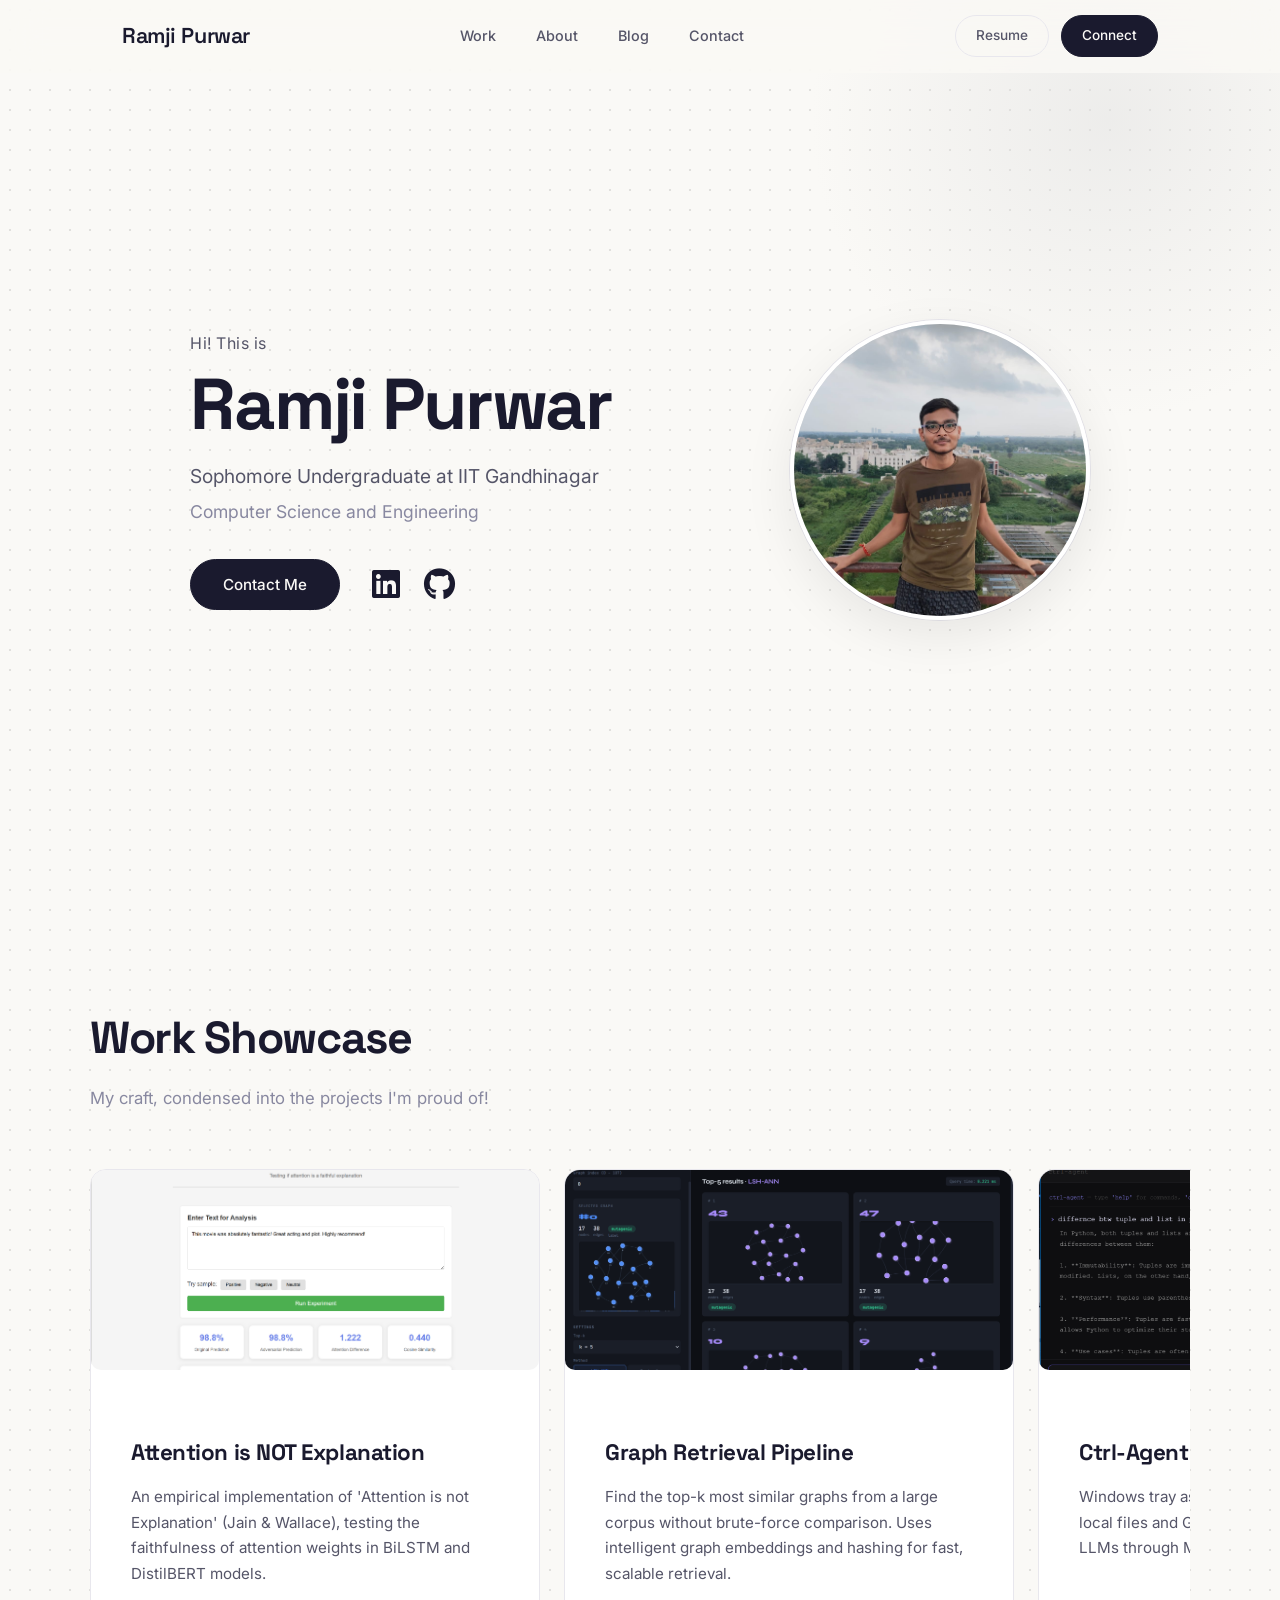
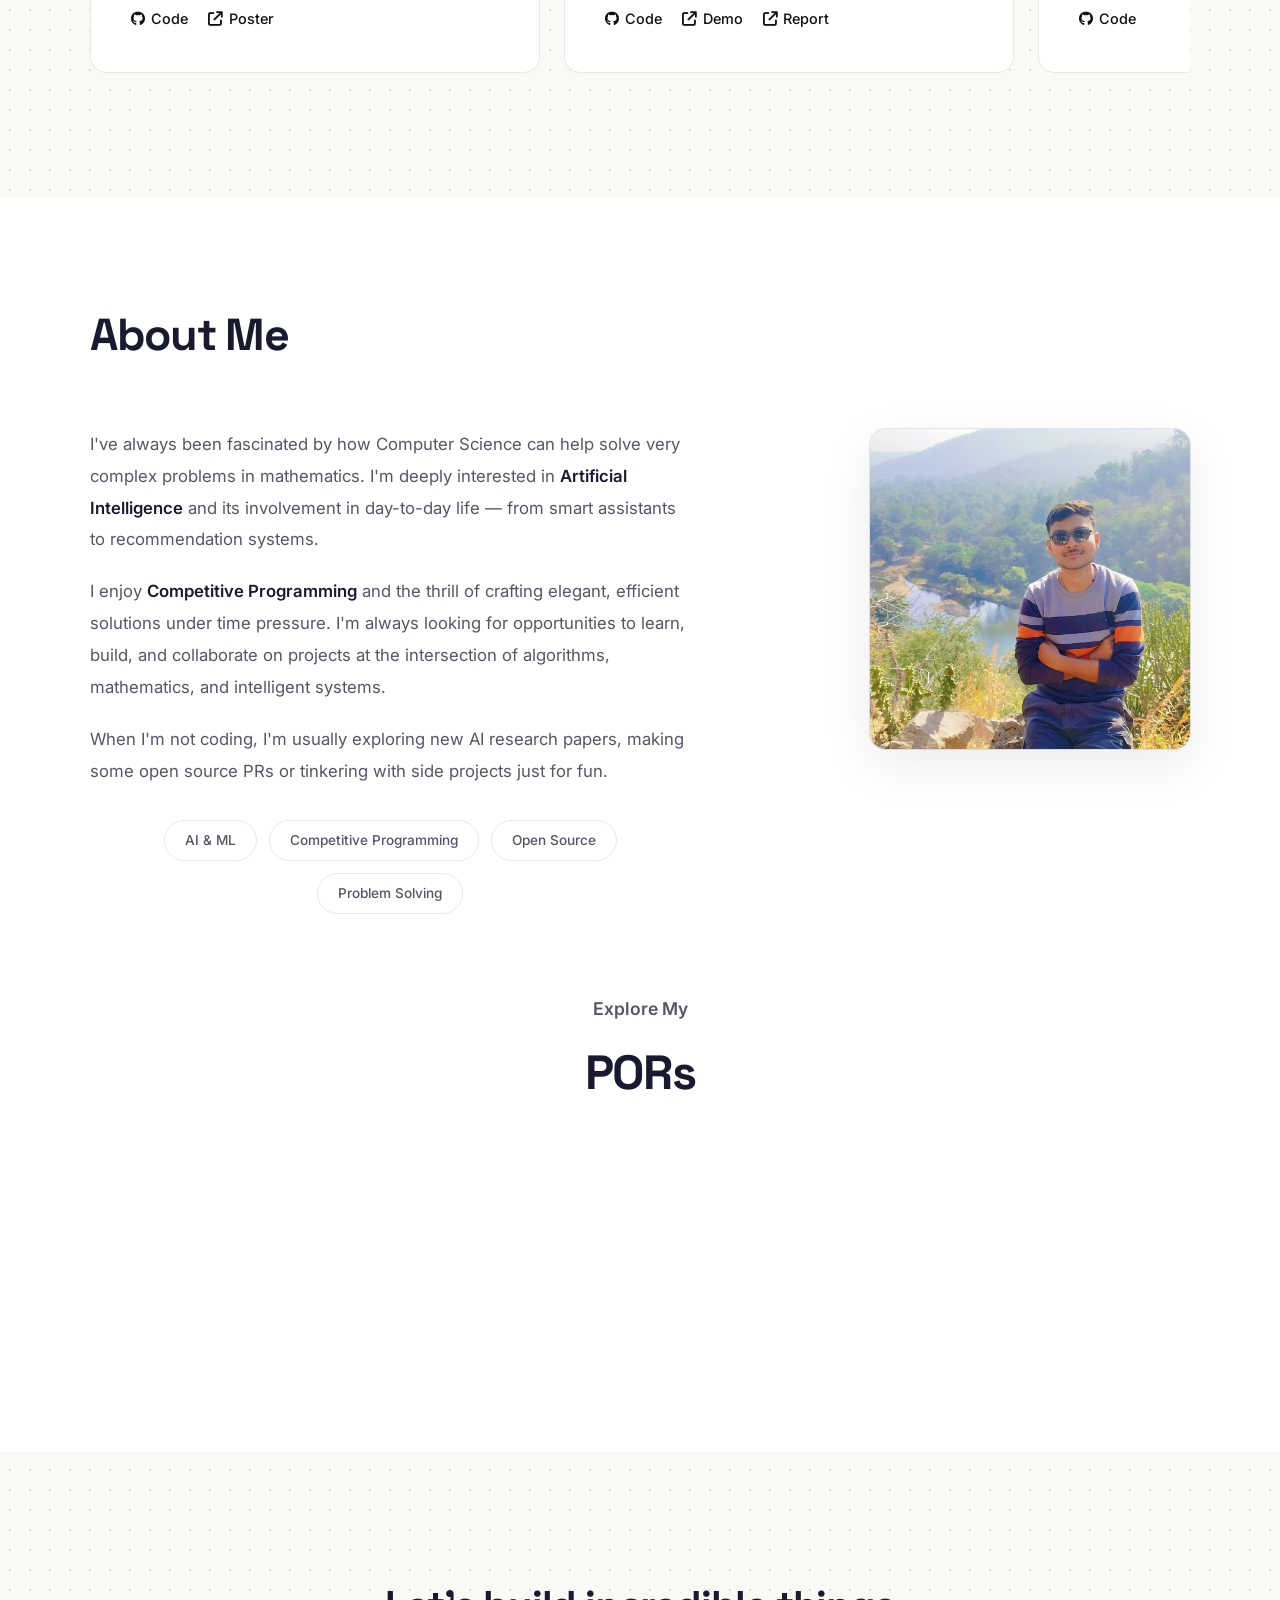
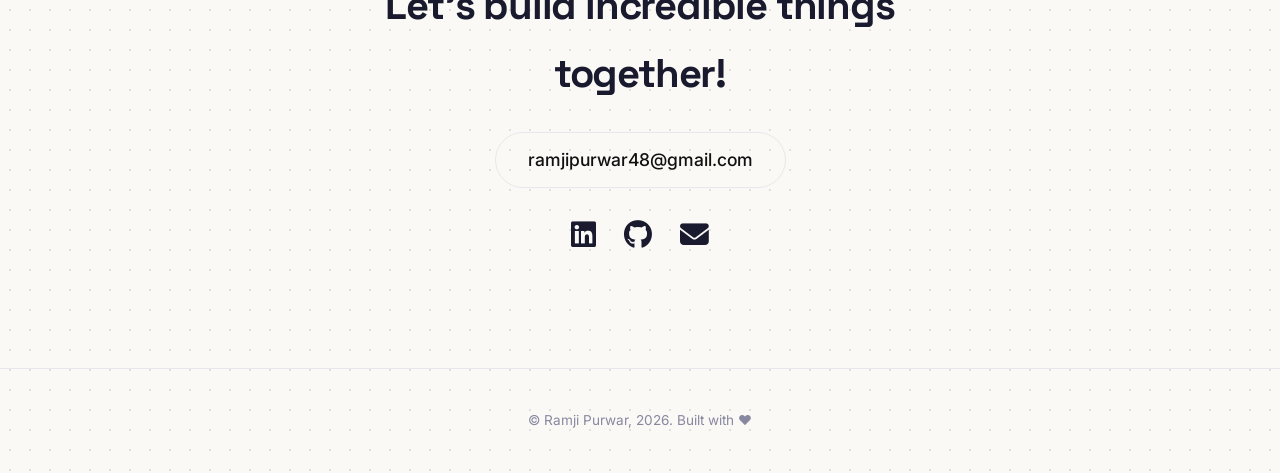
<file: index.html>
<!DOCTYPE html>
<html lang="en">

<head>
  <meta charset="UTF-8" />
  <meta name="viewport" content="width=device-width, initial-scale=1.0" />
  <title>Ramji Purwar</title>
  <link rel="stylesheet" href="style.css" />
  <link rel="preconnect" href="https://fonts.googleapis.com" />
  <link rel="preconnect" href="https://fonts.gstatic.com" crossorigin />
  <link
    href="https://fonts.googleapis.com/css2?family=Inter:wght@300;400;500;600;700;800&family=Space+Grotesk:wght@400;500;600;700&display=swap"
    rel="stylesheet" />
  <link rel="stylesheet" href="https://cdnjs.cloudflare.com/ajax/libs/font-awesome/6.5.1/css/all.min.css" />
</head>

<body>

  <!-- ========== NAVBAR ========== -->
  <nav id="navbar">
    <div class="nav-container">
      <a href="#" class="nav-logo">Ramji Purwar</a>
      <ul class="nav-links" id="navLinks">
        <li><a href="#work">Work</a></li>
        <li><a href="#about">About</a></li>
        <li><a href="blog.html">Blog</a></li>
        <li><a href="#contact">Contact</a></li>
      </ul>
      <div class="nav-right">
        <a href="resume.html" class="btn btn-nav">Resume</a>
        <a href="#contact" class="btn btn-nav btn-filled">Connect</a>
      </div>
      <button class="hamburger" id="hamburger" aria-label="Toggle menu">
        <span></span><span></span><span></span>
      </button>
    </div>
  </nav>

  <!-- ========== HERO ========== -->
  <section id="hero">
    <div class="hero-content">
      <div class="hero-text-section">
        <p class="hero-greeting">Hi! This is</p>
        <h1 class="hero-name">
          <span class="char">R</span><span class="char">a</span><span class="char">m</span><span
            class="char">j</span><span class="char">i</span>
          <span class="char"> </span>
          <span class="char">P</span><span class="char">u</span><span class="char">r</span><span
            class="char">w</span><span class="char">a</span><span class="char">r</span>
        </h1>
        <p class="hero-subtitle">Sophomore Undergraduate at IIT Gandhinagar</p>
        <p class="hero-degree">Computer Science and Engineering</p>

        <div class="hero-actions anim-fade" data-delay="500">
          <a href="#contact" class="btn-hero btn-filled">Contact Me</a>
          <div class="hero-socials-inline">
            <a href="https://www.linkedin.com/in/ramji-purwar-263959318/" target="_blank" aria-label="LinkedIn">
              <i class="fab fa-linkedin"></i>
            </a>
            <a href="https://www.github.com/Ramji-Purwar" target="_blank" aria-label="GitHub">
              <i class="fab fa-github"></i>
            </a>
          </div>
        </div>
      </div>

      <div class="hero-photo-section anim-fade" data-delay="400">
        <div class="hero-photo">
          <img src="assets/myPhoto.jpg" alt="Ramji Purwar">
        </div>
      </div>
    </div>
  </section>

  <!-- ========== WORK SHOWCASE ========== -->
  <section id="work">
    <div class="section-container">
      <div class="section-header anim-fade">
        <h2 class="section-label">Work Showcase</h2>
        <p class="section-desc">My craft, condensed into the projects I'm proud of!</p>
      </div>

      <div class="work-grid">

        <div class="work-card anim-slide-up">
          <div class="work-card-image">
            <img src="assets/CS-299-SS.png" alt="Attention is NOT Explanation">
          </div>
          <div class="work-card-inner">
            <div class="work-card-content">
              <h3>Attention is NOT Explanation</h3>
              <p>An empirical implementation of 'Attention is not Explanation' (Jain &amp; Wallace), testing the
                faithfulness of attention weights in BiLSTM and DistilBERT models.</p>
              <div class="work-card-links">
                <a href="https://github.com/Ramji-Purwar/CS-299" target="_blank"><i class="fab fa-github"></i> Code</a>
                <a href="https://drive.google.com/file/d/1T75W28uoIC7RG02mh0jubDUSbJKw6q6_/view?usp=sharing" target="_blank"><i class="fas fa-arrow-up-right-from-square"></i> Poster</a>
              </div>
            </div>
          </div>
        </div>
        
        <div class="work-card anim-slide-up">
          <div class="work-card-image">
            <img src="assets/graph-reteival-SS.png" alt="Graph Retrieval Pipeline">
          </div>
          <div class="work-card-inner">
            <div class="work-card-content">
              <h3>Graph Retrieval Pipeline</h3>
              <p>Find the top-k most similar graphs from a large corpus without brute-force comparison. Uses intelligent graph embeddings and hashing for fast, scalable retrieval.</p>
              <div class="work-card-links">
                <a href="https://github.com/Ramji-Purwar/scalable-graph-retrieval" target="_blank"><i class="fab fa-github"></i> Code</a>
                <a href="https://huggingface.co/spaces/Ramji-Purwar/graph-retrieval" target="_blank"><i class="fas fa-arrow-up-right-from-square"></i> Demo</a>
                <a href="https://drive.google.com/file/d/1WhuaI-Pd6GZEZwQ-OBiaxhpyCcvG3dNq/view" target="_blank"><i class="fas fa-arrow-up-right-from-square"></i> Report</a>
              </div>
            </div>
          </div>
        </div>

        <div class="work-card anim-slide-up">
          <div class="work-card-image">
            <img src="assets/ctrl-agent-SS.png" alt="Graph Retrieval Pipeline">
          </div>
          <div class="work-card-inner">
            <div class="work-card-content">
              <h3>Ctrl-Agent : AI Desktop Assistant</h3>
              <p>Windows tray assistant that triages Gmail, manages local files and GitHub, and connects to external LLMs through MCP.</p>
              <div class="work-card-links">
                <a href="https://github.com/Ramji-Purwar/ctrl-agent" target="_blank"><i class="fab fa-github"></i> Code</a>
              </div>
            </div>
          </div>
        </div>

        <div class="work-card anim-slide-up">
          <div class="work-card-image"
            style="position: relative; display: flex; align-items: center; justify-content: center; background: #111;">
            <img src="assets/chess-SS.png" alt="" aria-hidden="true"
              style="position: absolute; width: 120%; height: 120%; object-fit: cover; filter: blur(15px) brightness(0.6); z-index: 1;">
            <img src="assets/chess-SS.png" alt="Chess Engine screenshot"
              style="position: relative; z-index: 2; width: auto; height: 85%; border-radius: 6px; box-shadow: 0 8px 24px rgba(0,0,0,0.5); object-fit: contain;">
          </div>
          <div class="work-card-inner">
            <div class="work-card-content">
              <h3>Chess Engine</h3>
              <p>C++17 chess engine with an SFML GUI, benchmarked at around 1700 Elo.</p>
              <div class="work-card-links">
                <a href="https://github.com/Ramji-Purwar/chess" target="_blank"><i class="fab fa-github"></i> Code</a>
              </div>
            </div>
          </div>
        </div>

        <div class="work-card anim-slide-up">
          <div class="work-card-image">
            <img src="assets/Yati-Website-SS.png" alt="YATI-Discipline">
          </div>
          <div class="work-card-inner">
            <div class="work-card-content">
              <h3>YATI-Discipline</h3>
              <p>Developed a full-stack AI-driven educational platform designed to make learning interactive,
                personalized, and community-based.</p>
              <div class="work-card-links">
                <a href="https://github.com/Ramji-Purwar/Yati-Learning-App" target="_blank"><i
                    class="fab fa-github"></i> Code</a>
                <a href="https://yati-discipline.vercel.app/" target="_blank"><i
                    class="fas fa-arrow-up-right-from-square"></i> Live</a>
              </div>
            </div>
          </div>
        </div>

      </div>
    </div>
  </section>

  <!-- ========== ABOUT ========== -->
  <section id="about">
    <div class="section-container">
      <div class="section-header anim-fade">
        <h2 class="section-label">About Me</h2>
      </div>
      <div class="about-wrapper">
        <div class="about-content anim-fade">
          <p>
            I've always been fascinated by how Computer Science can help solve very complex problems
            in mathematics. I'm deeply interested in <strong>Artificial Intelligence</strong> and its
            involvement in day-to-day life — from smart assistants to recommendation systems.
          </p>
          <p>
            I enjoy <strong>Competitive Programming</strong> and the thrill of crafting elegant,
            efficient solutions under time pressure. I'm always looking for opportunities to learn,
            build, and collaborate on projects at the intersection of algorithms, mathematics, and
            intelligent systems.
          </p>
          <p>
            When I'm not coding, I'm usually exploring new AI research papers, making some open source PRs or tinkering
            with side projects just for fun.
          </p>
          <div class="interest-tags">
            <span class="tag">AI &amp; ML</span>
            <span class="tag">Competitive Programming</span>
            <span class="tag">Open Source</span>
            <span class="tag">Problem Solving</span>
          </div>
        </div>

        <div class="about-image anim-fade">
          <img src="assets/myPhoto2.jpg" alt="Ramji Purwar">
        </div>
      </div>

      <div class="por-header anim-fade">
        <span
          style="display:block; font-weight: 600; font-size: 1.1rem; color: var(--text-secondary); text-align: center;">Explore
          My</span>
        <h3 class="section-label" style="font-size: 3rem; text-align: center; margin-top: 0.5rem; margin-bottom: 0;">
          PORs</h3>
      </div>

      <div class="por-grid anim-fade">
        <div class="por-box">
          <div class="por-item">
            <span class="fa-stack por-icon" style="font-size: 0.75rem; margin-top: 0.2rem; flex-shrink: 0;">
              <i class="fa-solid fa-certificate fa-stack-2x" style="color: var(--text);"></i>
              <i class="fa-solid fa-check fa-stack-1x fa-inverse"></i>
            </span>
            <div class="por-content">
              <h4>Core Member</h4>
              <p>GRASP (Competitive Programming Tech Group), IIT Gandhinagar<br><em>Aug 2025 &mdash; Present</em></p>
            </div>
          </div>
        </div>
        <div class="por-box">
          <div class="por-item">
            <span class="fa-stack por-icon" style="font-size: 0.75rem; margin-top: 0.2rem; flex-shrink: 0;">
              <i class="fa-solid fa-certificate fa-stack-2x" style="color: var(--text);"></i>
              <i class="fa-solid fa-check fa-stack-1x fa-inverse"></i>
            </span>
            <div class="por-content">
              <h4>Webmaster</h4>
              <p>Student Academic Council<br><em>Jun 2025 &mdash; Present</em></p>
            </div>
          </div>
        </div>
      </div>
    </div>
  </section>

  <!-- ========== CONTACT / CTA ========== -->
  <section id="contact">
    <div class="section-container">
      <div class="cta-block anim-fade">
        <h2>Let's build incredible things together!</h2>
        <a href="mailto:ramjipurwar48@gmail.com" class="cta-email">ramjipurwar48@gmail.com</a>
        <div class="cta-socials">
          <a href="https://www.linkedin.com/in/ramji-purwar-263959318/" target="_blank" aria-label="LinkedIn"><i
              class="fab fa-linkedin"></i></a>
          <a href="https://www.github.com/Ramji-Purwar" target="_blank" aria-label="GitHub"><i
              class="fab fa-github"></i></a>
          <a href="mailto:ramjipurwar48@gmail.com" aria-label="Email"><i class="fas fa-envelope"></i></a>
        </div>
      </div>
    </div>
  </section>

  <!-- ========== FOOTER ========== -->
  <footer>
    <p>&copy; Ramji Purwar, 2026. Built with ♥</p>
  </footer>

  <script src="script.js"></script>
</body>

</html>
</file>
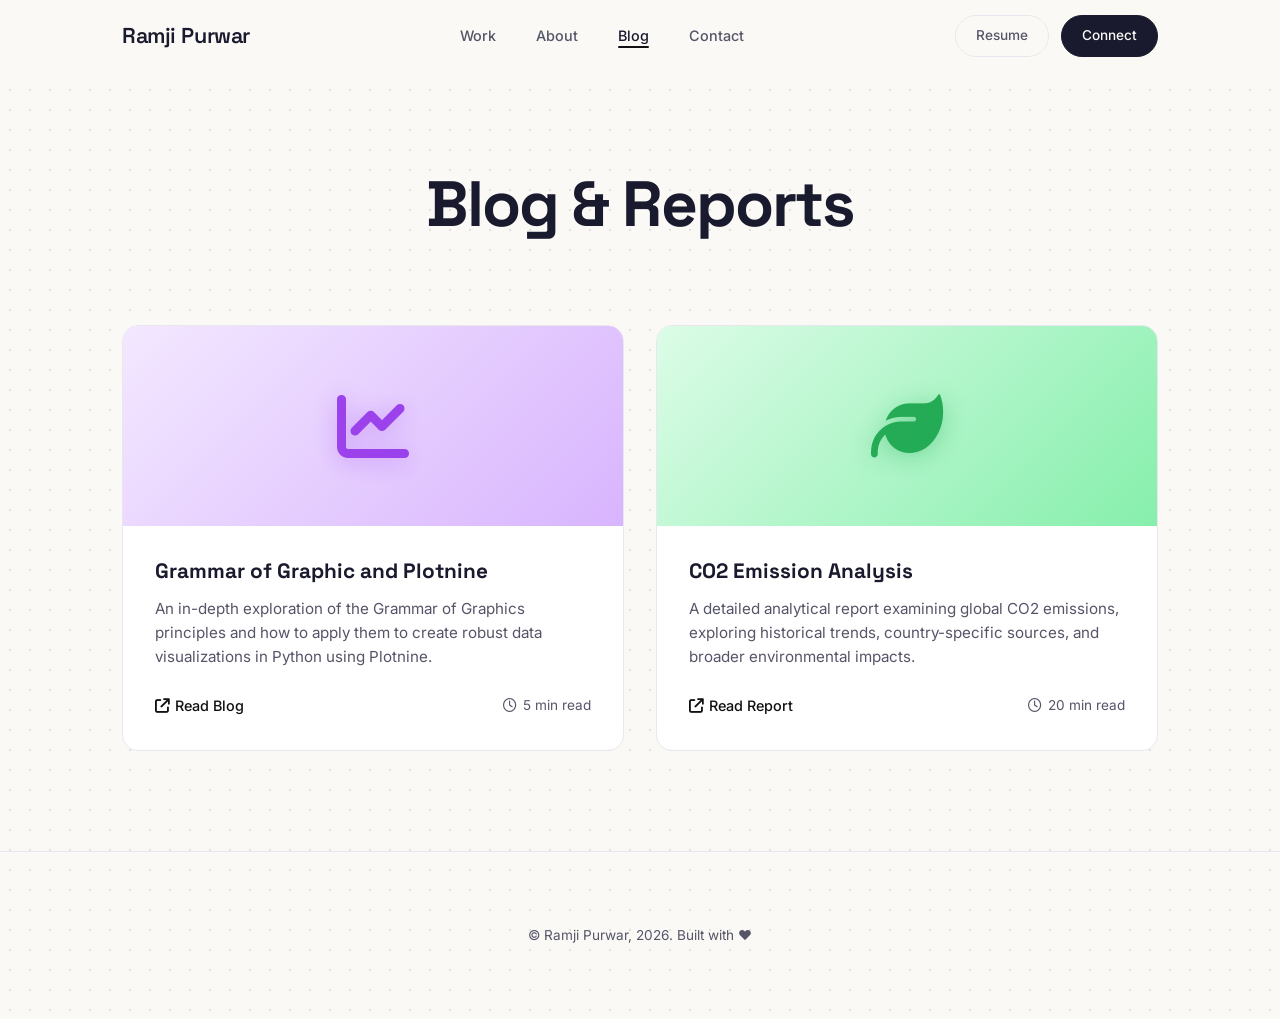
<file: blog.html>
<!DOCTYPE html>
<html lang="en">
<head>
  <meta charset="UTF-8">
  <meta name="viewport" content="width=device-width, initial-scale=1.0">
  <title>Blog — Ramji Purwar</title>
  <link rel="stylesheet" href="style.css">
  <link rel="preconnect" href="https://fonts.googleapis.com">
  <link rel="preconnect" href="https://fonts.gstatic.com" crossorigin>
  <link href="https://fonts.googleapis.com/css2?family=Inter:wght@300;400;500;600;700;800&family=Space+Grotesk:wght@400;500;600;700&display=swap" rel="stylesheet">
  <link rel="stylesheet" href="https://cdnjs.cloudflare.com/ajax/libs/font-awesome/6.5.1/css/all.min.css">
  <style>
    .blog-header {
      padding: 150px 2rem 50px;
      text-align: center;
    }
    .blog-title {
      font-family: var(--font-heading);
      font-size: clamp(2.5rem, 5vw, 4rem);
      font-weight: 800;
      color: var(--text);
      letter-spacing: -0.03em;
      margin-bottom: 1rem;
    }
    .blog-subtitle {
      font-size: 1.1rem;
      color: var(--text-secondary);
      max-width: 600px;
      margin: 0 auto;
    }
    .blog-grid {
      display: grid;
      grid-template-columns: repeat(auto-fill, minmax(350px, 1fr));
      gap: 2rem;
      max-width: var(--max-width);
      margin: 0 auto;
      padding: 0 2rem 100px;
    }
    .blog-card {
      background: var(--bg-card);
      border: 1px solid var(--border);
      border-radius: var(--radius);
      overflow: hidden;
      transition: all 0.4s var(--ease);
      display: flex;
      flex-direction: column;
    }
    .blog-card:hover {
      border-color: var(--border-hover);
      box-shadow: var(--shadow-lg);
      transform: translateY(-4px);
    }
    .blog-card-image {
      width: 100%;
      height: 200px;
      background: linear-gradient(135deg, var(--accent-light), #f5f5f5);
      position: relative;
      display: flex;
      align-items: center;
      justify-content: center;
      overflow: hidden;
    }
    .blog-card-image i {
      font-size: 4.5rem;
      transition: transform 0.4s var(--ease);
    }
    .blog-card-image.purple {
      background: linear-gradient(135deg, #f3e8ff, #d8b4fe);
    }
    .blog-card-image.purple i {
      color: #9333ea;
      opacity: 0.9;
      filter: drop-shadow(0 4px 12px rgba(147, 51, 234, 0.4));
    }
    .blog-card-image.green {
      background: linear-gradient(135deg, #dcfce7, #86efac);
    }
    .blog-card-image.green i {
      color: #16a34a;
      opacity: 0.9;
      filter: drop-shadow(0 4px 12px rgba(22, 163, 74, 0.4));
    }
    .blog-card:hover .blog-card-image i {
      transform: scale(1.1) rotate(5deg);
    }
    .blog-card-content {
      padding: 2rem;
      display: flex;
      flex-direction: column;
      flex: 1;
    }
    .blog-card-title {
      font-family: var(--font-heading);
      font-size: 1.3rem;
      font-weight: 700;
      color: var(--text);
      margin-bottom: 0.75rem;
      line-height: 1.3;
    }
    .blog-card-desc {
      font-size: 0.95rem;
      color: var(--text-secondary);
      line-height: 1.6;
      margin-bottom: 1.5rem;
    }
    .blog-card-links {
      display: flex;
      gap: 1.25rem;
      margin-top: auto;
    }
    .blog-card-links a {
      font-size: 0.9rem;
      font-weight: 500;
      color: var(--accent);
      display: inline-flex;
      align-items: center;
      gap: 0.4rem;
      transition: all 0.3s var(--ease);
    }
    .blog-card-links a:hover {
      color: var(--accent-hover);
      transform: translateX(2px);
    }
    .read-time {
      font-size: 0.85rem;
      color: var(--text-secondary);
      display: inline-flex;
      align-items: center;
      gap: 0.4rem;
      margin-left: auto;
    }
  </style>
</head>
<body>

  <!-- ========== NAVBAR ========== -->
  <nav id="navbar">
    <div class="nav-container">
      <a href="index.html" class="nav-logo">Ramji Purwar</a>
      <ul class="nav-links" id="navLinks">
        <li><a href="index.html#work">Work</a></li>
        <li><a href="index.html#about">About</a></li>
        <li><a href="blog.html" class="active">Blog</a></li>
        <li><a href="index.html#contact">Contact</a></li>
      </ul>
      <div class="nav-right">
        <a href="resume.html" class="btn btn-nav">Resume</a>
        <a href="index.html#contact" class="btn btn-nav btn-filled">Connect</a>
      </div>
      <button class="hamburger" id="hamburger" aria-label="Toggle menu">
        <span></span><span></span><span></span>
      </button>
    </div>
  </nav>

  <!-- ========== BLOG HEADER ========== -->
  <header class="blog-header anim-fade">
    <h1 class="blog-title">Blog & Reports</h1>
  </header>

  <!-- ========== BLOG GRID ========== -->
  <main class="blog-grid anim-slide-up">
    
    <article class="blog-card">
      <div class="blog-card-image purple">
        <i class="fa-solid fa-chart-line"></i>
      </div>
      <div class="blog-card-content">
        <h2 class="blog-card-title">Grammar of Graphic and Plotnine</h2>
        <p class="blog-card-desc">An in-depth exploration of the Grammar of Graphics principles and how to apply them to create robust data visualizations in Python using Plotnine.</p>
        <div class="blog-card-links">
          <a href="https://ramji-purwar.github.io/Grammer-of-Graphic-and-Plotnine/" target="_blank"><i class="fas fa-arrow-up-right-from-square"></i> Read Blog</a>
          <span class="read-time"><i class="fa-regular fa-clock"></i> 5 min read</span>
        </div>
      </div>
    </article>

    <article class="blog-card">
      <div class="blog-card-image green">
        <i class="fa-solid fa-leaf"></i>
      </div>
      <div class="blog-card-content">
        <h2 class="blog-card-title">CO2 Emission Analysis</h2>
        <p class="blog-card-desc">A detailed analytical report examining global CO2 emissions, exploring historical trends, country-specific sources, and broader environmental impacts.</p>
        <div class="blog-card-links">
          <a href="https://ramji-purwar.github.io/CO2-emission-analysis/" target="_blank"><i class="fas fa-arrow-up-right-from-square"></i> Read Report</a>
          <span class="read-time"><i class="fa-regular fa-clock"></i> 20 min read</span>
        </div>
      </div>
    </article>

  </main>

  <!-- ========== FOOTER ========== -->
  <footer>
    <p style="text-align: center; padding: 2rem; color: var(--text-secondary);">&copy; Ramji Purwar, 2026. Built with ♥</p>
  </footer>

  <script src="script.js"></script>
</body>
</html>
</file>
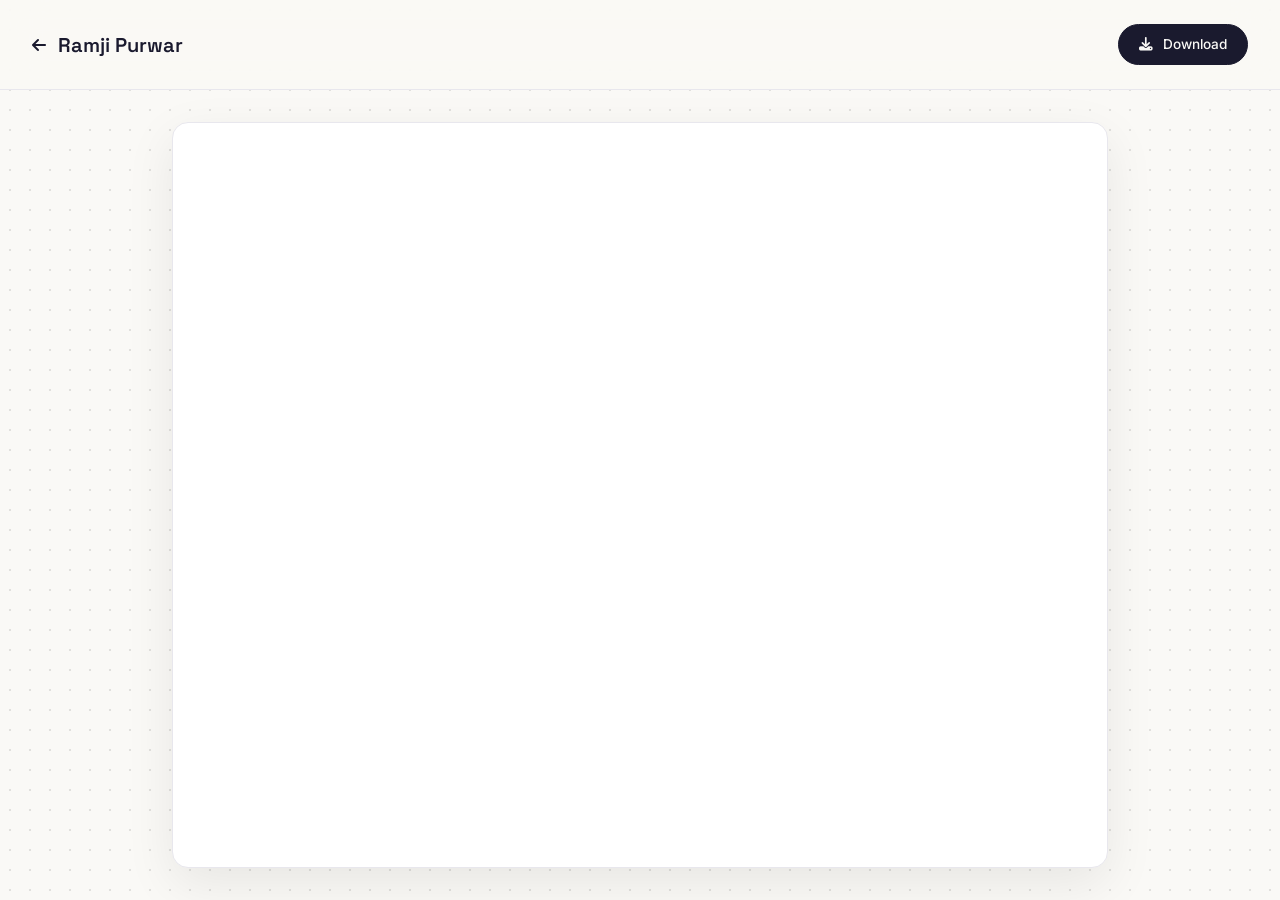
<file: resume.html>
<!DOCTYPE html>
<html lang="en">
<head>
  <meta charset="UTF-8">
  <meta name="viewport" content="width=device-width, initial-scale=1.0">
  <title>Resume — Ramji Purwar</title>
  <link rel="stylesheet" href="style.css">
  <link rel="preconnect" href="https://fonts.googleapis.com">
  <link rel="preconnect" href="https://fonts.gstatic.com" crossorigin>
  <link href="https://fonts.googleapis.com/css2?family=Inter:wght@300;400;500;600;700;800&family=Space+Grotesk:wght@400;500;600;700&display=swap" rel="stylesheet">
  <link rel="stylesheet" href="https://cdnjs.cloudflare.com/ajax/libs/font-awesome/6.5.1/css/all.min.css">
  <style>
    body {
      display: flex;
      flex-direction: column;
      height: 100vh;
      overflow: hidden;
      margin: 0;
    }
    
    .resume-header {
      display: flex;
      justify-content: space-between;
      align-items: center;
      padding: 1.5rem 2rem;
      background: rgba(250, 249, 246, 0.9);
      backdrop-filter: blur(20px);
      -webkit-backdrop-filter: blur(20px);
      border-bottom: 1px solid var(--border);
      z-index: 1000;
    }

    .resume-brand {
      font-family: var(--font-heading);
      font-size: 1.25rem;
      font-weight: 600;
      color: var(--text);
      display: flex;
      align-items: center;
    }
    
    .resume-brand:hover {
      color: var(--accent);
    }

    .resume-actions {
      display: flex;
      gap: 1rem;
    }

    .resume-container {
      flex: 1;
      width: 100%;
      max-width: 1000px;
      margin: 0 auto;
      padding: 2rem;
      box-sizing: border-box;
      display: flex;
      justify-content: center;
    }

    .resume-wrapper {
      width: 100%;
      height: 100%;
      background: var(--bg-card);
      border-radius: var(--radius);
      box-shadow: var(--shadow-lg);
      border: 1px solid var(--border);
      overflow: hidden;
      animation: fadeUp 0.6s var(--ease) forwards;
    }

    iframe {
      width: 100%;
      height: 100%;
      border: none;
      display: block;
    }

    @keyframes fadeUp {
      from {
        opacity: 0;
        transform: translateY(20px);
      }
      to {
        opacity: 1;
        transform: translateY(0);
      }
    }

    @media (max-width: 768px) {
      .resume-header {
        padding: 1rem;
      }
      .resume-container {
        padding: 0;
      }
      .resume-wrapper {
        border-radius: 0;
        border: none;
      }
    }
  </style>
</head>
<body>

  <div class="resume-header">
    <a href="index.html" class="resume-brand">
      <i class="fa-solid fa-arrow-left" style="margin-right: 0.75rem; font-size: 1rem;"></i> Ramji Purwar
    </a>
    <div class="resume-actions">
      <a href="assets/Resume.pdf" download class="btn-nav btn-filled">
        <i class="fa-solid fa-download" style="margin-right: 0.4rem;"></i> Download
      </a>
    </div>
  </div>

  <div class="resume-container">
    <div class="resume-wrapper">
      <iframe src="assets/Resume.pdf" title="Ramji Purwar Resume"></iframe>
    </div>
  </div>

</body>
</html>
</file>
<file: style.css>
/* ===========================
   CSS VARIABLES & RESET
   =========================== */
:root {
  --bg: #faf9f6;
  --bg-alt: #ffffff;
  --bg-card: #ffffff;
  --text: #1a1a2e;
  --text-secondary: #555568;
  --text-muted: #8888a0;
  --accent: #111111;
  --accent-light: #e0e0e0;
  --accent-hover: #000000;
  --border: #e8e7ed;
  --border-hover: #cccad6;
  --shadow-sm: 0 2px 8px rgba(0, 0, 0, 0.04);
  --shadow-md: 0 8px 30px rgba(0, 0, 0, 0.06);
  --shadow-lg: 0 16px 50px rgba(0, 0, 0, 0.08);
  --radius: 16px;
  --radius-sm: 10px;
  --radius-pill: 50px;
  --max-width: 1100px;
  --font-body: "Inter", -apple-system, sans-serif;
  --font-heading: "Space Grotesk", "Inter", sans-serif;
  --ease: cubic-bezier(0.25, 0.46, 0.45, 0.94);
  --ease-out: cubic-bezier(0.16, 1, 0.3, 1);
}

*,
*::before,
*::after {
  margin: 0;
  padding: 0;
  box-sizing: border-box;
}

html {
  scroll-behavior: smooth;
  scroll-padding-top: 80px;
}

body {
  font-family: var(--font-body);
  background: var(--bg);
  color: var(--text);
  line-height: 1.7;
  overflow-x: hidden;
  -webkit-font-smoothing: antialiased;
  background-image: radial-gradient(circle, rgba(0, 0, 0, 0.1) 1.5px, transparent 1.5px);
  background-size: 20px 20px;
  background-position: 0 0, 10px 10px;
}

a {
  color: var(--accent);
  text-decoration: none;
  transition: color 0.3s var(--ease);
}

a:hover {
  color: var(--accent-hover);
}

img {
  max-width: 100%;
  display: block;
}

::selection {
  background: var(--accent-light);
  color: var(--accent);
}

/* ===========================
   NAVBAR
   =========================== */
#navbar {
  position: fixed;
  top: 0;
  left: 0;
  width: 100%;
  z-index: 1000;
  background: rgba(250, 249, 246, 0.8);
  backdrop-filter: blur(20px);
  -webkit-backdrop-filter: blur(20px);
  border-bottom: 1px solid transparent;
  transition: all 0.4s var(--ease);
}

#navbar.scrolled {
  border-bottom-color: var(--border);
  box-shadow: var(--shadow-sm);
}

.nav-container {
  max-width: var(--max-width);
  margin: 0 auto;
  padding: 0 2rem;
  display: flex;
  align-items: center;
  justify-content: space-between;
  height: 72px;
}

.nav-logo {
  font-family: var(--font-heading);
  font-size: 1.35rem;
  font-weight: 600;
  color: var(--text);
  letter-spacing: -0.02em;
}

.nav-logo:hover {
  color: var(--text);
}

.nav-links {
  list-style: none;
  display: flex;
  gap: 2.5rem;
}

.nav-links a {
  color: var(--text-secondary);
  font-size: 0.9rem;
  font-weight: 500;
  position: relative;
  transition: color 0.3s var(--ease);
}

.nav-links a::after {
  content: "";
  position: absolute;
  left: 0;
  bottom: -4px;
  width: 0;
  height: 2px;
  background: var(--accent);
  border-radius: 1px;
  transition: width 0.3s var(--ease);
}

.nav-links a:hover,
.nav-links a.active {
  color: var(--text);
}

.nav-links a:hover::after,
.nav-links a.active::after {
  width: 100%;
}

.nav-right {
  display: flex;
  gap: 0.75rem;
}

.btn-nav {
  font-size: 0.85rem;
  font-weight: 500;
  padding: 0.5rem 1.25rem;
  border-radius: var(--radius-pill);
  border: 1px solid var(--border);
  color: var(--text-secondary);
  transition: all 0.3s var(--ease);
}

.btn-nav:hover {
  border-color: var(--text);
  color: var(--text);
}

.btn-nav.btn-filled {
  background: var(--text);
  color: var(--bg);
  border-color: var(--text);
}

.btn-nav.btn-filled:hover {
  background: var(--accent);
  border-color: var(--accent);
  color: #fff;
}

/* Hamburger */
.hamburger {
  display: none;
  flex-direction: column;
  gap: 5px;
  background: none;
  border: none;
  cursor: pointer;
  padding: 4px;
  z-index: 1001;
}

.hamburger span {
  width: 24px;
  height: 2px;
  background: var(--text);
  border-radius: 2px;
  transition: all 0.3s var(--ease);
  transform-origin: center;
}

.hamburger.open span:nth-child(1) {
  transform: rotate(45deg) translate(5px, 5px);
}
.hamburger.open span:nth-child(2) {
  opacity: 0;
}
.hamburger.open span:nth-child(3) {
  transform: rotate(-45deg) translate(5px, -5px);
}

/* ===========================
   HERO
   =========================== */
#hero {
  min-height: 100vh;
  display: flex;
  align-items: center;
  justify-content: center;
  padding: 120px 2rem 80px;
  position: relative;
  overflow: hidden;
}

#hero::before {
  content: "";
  position: absolute;
  top: -20%;
  right: -10%;
  width: 600px;
  height: 600px;
  background: radial-gradient(circle, var(--accent-light) 0%, transparent 70%);
  opacity: 0.5;
  pointer-events: none;
}

.hero-content {
  max-width: 900px;
  width: 100%;
  display: flex;
  flex-direction: row;
  align-items: center;
  justify-content: center;
  gap: 3rem;
  margin: 0 auto;
}

.hero-text-section {
  flex: 1;
  text-align: left;
}

.hero-photo-section {
  flex-shrink: 0;
}

.hero-greeting {
  font-size: 1rem;
  color: var(--text-secondary);
  margin-bottom: 0.5rem;
  font-weight: 400;
  letter-spacing: 0.5px;
}

.hero-name {
  font-family: var(--font-heading);
  font-size: clamp(2.5rem, 8vw, 4.5rem);
  font-weight: 800;
  line-height: 1.1;
  letter-spacing: -0.03em;
  color: var(--text);
  margin-bottom: 1rem;
  display: block;
}

.hero-subtitle {
  font-size: clamp(1rem, 2.5vw, 1.2rem);
  color: var(--text-secondary);
  margin-bottom: 0.25rem;
  font-weight: 400;
}

.hero-degree {
  font-size: clamp(0.95rem, 2.5vw, 1.1rem);
  color: var(--text-muted);
  margin-bottom: 2rem;
  font-weight: 400;
}

.char {
  display: inline;
  opacity: 0;
  transition: opacity 0.05s var(--ease-out);
}

.char.visible {
  opacity: 1;
}

.hero-actions {
  display: flex;
  align-items: center;
  gap: 2rem;
  flex-wrap: wrap;
}

.hero-socials-inline {
  display: flex;
  gap: 1.5rem;
}

.btn-hero {
  display: inline-flex;
  align-items: center;
  justify-content: center;
  padding: 0.75rem 2rem;
  border-radius: var(--radius-pill);
  font-size: 0.95rem;
  font-weight: 500;
  transition: all 0.3s var(--ease);
  cursor: pointer;
  text-decoration: none;
}

.btn-outline {
  background: transparent;
  border: 1.5px solid var(--text);
  color: var(--text);
}

.btn-outline:hover {
  background: var(--text);
  color: var(--bg);
  transform: translateY(-2px);
  box-shadow: var(--shadow-md);
}

.btn-filled {
  background: var(--text);
  border: 1.5px solid var(--text);
  color: var(--bg);
}

.btn-filled:hover {
  background: var(--accent);
  border-color: var(--accent);
  color: #fff;
  transform: translateY(-2px);
  box-shadow: var(--shadow-md);
}

.hero-socials-inline a {
  display: inline-flex;
  align-items: center;
  justify-content: center;
  font-size: 2rem;
  color: var(--text);
  transition: all 0.3s var(--ease);
}

.hero-socials-inline a:hover {
  color: var(--accent);
  transform: translateY(-3px) scale(1.1);
}

.hero-photo {
  width: 300px;
  height: 300px;
  border-radius: 50%;
  border: 4px solid var(--bg-card);
  box-shadow: var(--shadow-lg), 0 0 0 1px var(--border);
  overflow: hidden;
  position: relative;
  background: linear-gradient(135deg, var(--accent-light), #f5f5f5);
  transition: transform 0.4s var(--ease), box-shadow 0.4s var(--ease);
}

.hero-photo:hover {
  transform: scale(1.05) rotate(2deg);
  box-shadow: var(--shadow-lg), 0 0 0 2px var(--accent);
}

.hero-photo img {
  width: 100%;
  height: 100%;
  object-fit: cover;
}

.hero-photo-placeholder {
  width: 100%;
  height: 100%;
  display: flex;
  align-items: center;
  justify-content: center;
  font-size: 5rem;
  color: var(--accent);
  opacity: 0.6;
}

/* ===========================
   SECTION COMMON
   =========================== */
section {
  padding: 100px 2rem;
}

.section-container {
  max-width: var(--max-width);
  margin: 0 auto;
}

.section-header {
  margin-bottom: 3.5rem;
}

.section-label {
  font-family: var(--font-heading);
  font-size: clamp(2rem, 4vw, 2.8rem);
  font-weight: 700;
  color: var(--text);
  letter-spacing: -0.03em;
  margin-bottom: 0.5rem;
}

.section-desc {
  font-size: 1.05rem;
  color: var(--text-muted);
  max-width: 500px;
}

.tag {
  display: inline-block;
  padding: 0.5rem 1.25rem;
  border-radius: var(--radius-pill);
  background: var(--bg-card);
  border: 1px solid var(--border);
  font-size: 0.85rem;
  font-weight: 500;
  color: var(--text-secondary);
  transition: all 0.3s var(--ease);
}

.tag:hover {
  border-color: var(--accent);
  color: var(--accent);
  background: var(--accent-light);
  transform: translateY(-2px);
}

/* ===========================
   WORK CARDS
   =========================== */
.work-grid {
  display: flex;
  flex-direction: row;
  gap: 1.5rem;
  overflow-x: auto;
  overflow-y: hidden;
  padding-bottom: 1.5rem;
  scroll-snap-type: x mandatory;
  -webkit-overflow-scrolling: touch;
}

.work-grid::-webkit-scrollbar {
  height: 8px;
}

.work-grid::-webkit-scrollbar-track {
  background: var(--border);
  border-radius: 10px;
}

.work-grid::-webkit-scrollbar-thumb {
  background: var(--accent);
  border-radius: 10px;
}

.work-grid::-webkit-scrollbar-thumb:hover {
  background: var(--accent-hover);
}

.work-card {
  background: var(--bg-card);
  border: 1px solid var(--border);
  border-radius: var(--radius);
  overflow: hidden;
  transition: all 0.4s var(--ease);
  flex: 0 0 450px;
  scroll-snap-align: start;
  display: flex;
  flex-direction: column;
}

.work-card:hover {
  border-color: var(--border-hover);
  box-shadow: var(--shadow-lg);
  transform: translateY(-4px);
}

.work-card-inner {
  display: flex;
  align-items: stretch;
  justify-content: space-between;
  padding: 2.5rem;
  gap: 2rem;
  flex: 1;
}

.work-card-image {
  width: 100%;
  height: 200px;
  border-radius: var(--radius-sm);
  background: linear-gradient(135deg, var(--accent-light), #f5f5f5);
  margin-bottom: 1.5rem;
  overflow: hidden;
  transition: transform 0.4s var(--ease);
}

.work-card:hover .work-card-image {
  transform: scale(1.02);
}

.work-card-image img {
  width: 100%;
  height: 100%;
  object-fit: cover;
}

.work-card-image-placeholder {
  width: 100%;
  height: 100%;
  display: flex;
  align-items: center;
  justify-content: center;
  font-size: 3rem;
  color: var(--accent);
  opacity: 0.4;
}

.work-card-content {
  flex: 1;
  display: flex;
  flex-direction: column;
}

.work-card-content h3 {
  font-family: var(--font-heading);
  font-size: 1.4rem;
  font-weight: 700;
  color: var(--text);
  margin-bottom: 0.75rem;
  letter-spacing: -0.02em;
}

.work-card-content p {
  font-size: 0.95rem;
  color: var(--text-secondary);
  line-height: 1.7;
  margin-bottom: 1.25rem;
  max-width: 550px;
}

.work-card-links {
  display: flex;
  gap: 1.25rem;
  margin-top: auto;
}

.work-card-links a {
  font-size: 0.9rem;
  font-weight: 500;
  color: var(--accent);
  display: inline-flex;
  align-items: center;
  gap: 0.4rem;
  transition: all 0.3s var(--ease);
}

.work-card-links a:hover {
  color: var(--accent-hover);
  transform: translateX(2px);
}

.work-card-visual {
  flex-shrink: 0;
}

.work-card-icon {
  width: 80px;
  height: 80px;
  border-radius: var(--radius-sm);
  background: linear-gradient(135deg, var(--accent-light), #f5f5f5);
  display: flex;
  align-items: center;
  justify-content: center;
  transition: transform 0.4s var(--ease);
}

.work-card:hover .work-card-icon {
  transform: scale(1.05) rotate(2deg);
}

.work-card-icon i {
  font-size: 2rem;
  color: var(--accent);
}

/* ===========================
   SKILLS
   =========================== */
#skills {
  background: var(--bg-alt);
}

.skills-grid {
  display: grid;
  grid-template-columns: repeat(auto-fit, minmax(240px, 1fr));
  gap: 1.5rem;
}

.skill-card {
  background: var(--bg);
  border: 1px solid var(--border);
  border-radius: var(--radius);
  padding: 2rem;
  transition: all 0.4s var(--ease);
}

.skill-card:hover {
  border-color: var(--border-hover);
  box-shadow: var(--shadow-md);
  transform: translateY(-4px);
}

.skill-card-icon {
  width: 48px;
  height: 48px;
  border-radius: var(--radius-sm);
  background: var(--accent-light);
  display: flex;
  align-items: center;
  justify-content: center;
  margin-bottom: 1.25rem;
}

.skill-card-icon i {
  font-size: 1.2rem;
  color: var(--accent);
}

.skill-card h3 {
  font-family: var(--font-heading);
  font-size: 1.05rem;
  font-weight: 600;
  color: var(--text);
  margin-bottom: 1rem;
}

.skill-tags {
  display: flex;
  flex-wrap: wrap;
  gap: 0.5rem;
}

.skill-tags span {
  padding: 0.35rem 0.9rem;
  border-radius: var(--radius-pill);
  background: var(--bg-card);
  border: 1px solid var(--border);
  font-size: 0.8rem;
  font-weight: 500;
  color: var(--text-secondary);
  transition: all 0.3s var(--ease);
}

.skill-tags span:hover {
  border-color: var(--accent);
  color: var(--accent);
  background: var(--accent-light);
}

/* ===========================
   JOURNEY
   =========================== */
.journey-grid {
  display: grid;
  grid-template-columns: repeat(auto-fit, minmax(300px, 1fr));
  gap: 1.5rem;
}

.journey-card {
  background: var(--bg-card);
  border: 1px solid var(--border);
  border-radius: var(--radius);
  padding: 2rem;
  transition: all 0.4s var(--ease);
  position: relative;
  overflow: hidden;
}

.journey-card::before {
  content: "";
  position: absolute;
  top: 0;
  left: 0;
  width: 4px;
  height: 0;
  background: var(--accent);
  border-radius: 0 2px 2px 0;
  transition: height 0.5s var(--ease-out);
}

.journey-card:hover::before {
  height: 100%;
}

.journey-card:hover {
  border-color: var(--border-hover);
  box-shadow: var(--shadow-md);
  transform: translateY(-4px);
}

.journey-year {
  display: inline-block;
  font-size: 0.78rem;
  font-weight: 600;
  color: var(--accent);
  text-transform: uppercase;
  letter-spacing: 1.5px;
  margin-bottom: 0.75rem;
}

.journey-card h3 {
  font-family: var(--font-heading);
  font-size: 1.1rem;
  font-weight: 600;
  color: var(--text);
  margin-bottom: 0.5rem;
}

.journey-card p {
  font-size: 0.9rem;
  color: var(--text-secondary);
  line-height: 1.7;
}

/* ===========================
   ABOUT
   =========================== */
#about {
  background: var(--bg-alt);
}

.about-wrapper {
  display: flex;
  align-items: flex-start;
  justify-content: space-between;
  gap: 3rem;
}

.about-content {
  max-width: 600px;
  flex: 1;
}

.about-image {
  flex-shrink: 0;
  width: 320px;
  height: 320px;
  border-radius: var(--radius);
  overflow: hidden;
  box-shadow: var(--shadow-lg), 0 0 0 1px var(--border);
  transition: transform 0.4s var(--ease), box-shadow 0.4s var(--ease);
}

.about-image:hover {
  transform: scale(1.02) rotate(-1deg);
  box-shadow: var(--shadow-lg), 0 0 0 2px var(--accent);
}

.about-image img {
  width: 100%;
  height: 100%;
  object-fit: cover;
}

.about-content p {
  font-size: 1.05rem;
  color: var(--text-secondary);
  line-height: 1.9;
  margin-bottom: 1.25rem;
}

.about-content strong {
  color: var(--text);
  font-weight: 600;
}

.interest-tags {
  display: flex;
  flex-wrap: wrap;
  gap: 0.75rem;
  margin-top: 2rem;
  justify-content: center;
}

/* ===========================
   CONTACT / CTA
   =========================== */
#contact {
  padding: 120px 2rem;
}

.cta-block {
  text-align: center;
  max-width: 600px;
  margin: 0 auto;
}

.cta-block h2 {
  font-family: var(--font-heading);
  font-size: clamp(1.8rem, 4vw, 2.5rem);
  font-weight: 700;
  color: var(--text);
  letter-spacing: -0.03em;
  margin-bottom: 1.5rem;
}

.cta-email {
  display: inline-block;
  font-size: 1.1rem;
  font-weight: 500;
  color: var(--accent);
  padding: 0.75rem 2rem;
  border: 1px solid var(--border);
  border-radius: var(--radius-pill);
  transition: all 0.3s var(--ease);
  margin-bottom: 2rem;
}

.cta-email:hover {
  background: var(--accent);
  color: #fff;
  border-color: var(--accent);
  transform: translateY(-2px);
  box-shadow: 0 6px 20px rgba(74, 58, 255, 0.2);
}

.cta-socials {
  display: flex;
  justify-content: center;
  gap: 1.75rem;
}

.cta-socials a {
  display: inline-flex;
  align-items: center;
  justify-content: center;
  color: var(--text);
  font-size: 1.8rem;
  transition: all 0.3s var(--ease);
}

.cta-socials a:hover {
  color: var(--accent);
  transform: translateY(-3px) scale(1.1);
}

/* ===========================
   FOOTER
   =========================== */
footer {
  text-align: center;
  padding: 2.5rem 2rem;
  border-top: 1px solid var(--border);
}

footer p {
  font-size: 0.85rem;
  color: var(--text-muted);
}

/* ===========================
   ANIMATIONS
   =========================== */
.anim-fade {
  opacity: 0;
  transform: translateY(24px);
  transition: opacity 0.7s var(--ease-out), transform 0.7s var(--ease-out);
}

.anim-fade.visible {
  opacity: 1;
  transform: translateY(0);
}

.anim-slide-up {
  opacity: 0;
  transform: translateY(40px);
  transition: opacity 0.7s var(--ease-out), transform 0.7s var(--ease-out);
}

.anim-slide-up.visible {
  opacity: 1;
  transform: translateY(0);
}

/* Smooth page load */
body {
  animation: pageLoad 0.8s var(--ease-out);
}

@keyframes pageLoad {
  from {
    opacity: 0;
  }
  to {
    opacity: 1;
  }
}

/* ===========================
   RESPONSIVE
   =========================== */
@media (max-width: 768px) {
  .nav-links {
    position: fixed;
    top: 72px;
    left: 0;
    width: 100%;
    background: rgba(250, 249, 246, 0.97);
    backdrop-filter: blur(20px);
    -webkit-backdrop-filter: blur(20px);
    flex-direction: column;
    align-items: center;
    gap: 0;
    padding: 1.5rem 0;
    border-bottom: 1px solid var(--border);
    transform: translateY(-120%);
    transition: transform 0.4s var(--ease-out);
    z-index: 999;
  }

  .nav-links.open {
    transform: translateY(0);
  }

  .nav-links li {
    width: 100%;
    text-align: center;
  }

  .nav-links a {
    display: block;
    padding: 0.75rem 0;
    font-size: 1rem;
  }

  .nav-right {
    display: none;
  }

  .hamburger {
    display: flex;
  }

  #hero {
    padding: 100px 1.5rem 60px;
  }

  .hero-content {
    flex-direction: column-reverse;
    text-align: center;
    gap: 3rem;
  }

  .hero-text-section {
    text-align: center;
  }

  .hero-actions {
    justify-content: center;
  }

  .hero-socials-inline {
    justify-content: center;
  }

  .hero-name {
    font-size: clamp(2rem, 10vw, 3.5rem);
  }

  .hero-photo {
    width: 200px;
    height: 200px;
  }

  .hero-photo-placeholder {
    font-size: 3.5rem;
  }

  .hero-actions {
    flex-direction: column;
    width: 100%;
    max-width: 300px;
    margin: 0 auto;
    gap: 1rem;
  }

  .btn-hero {
    width: 100%;
  }

  .work-card-inner {
    flex-direction: column;
    align-items: flex-start;
    padding: 1.75rem;
  }

  .work-card {
    flex: 0 0 320px;
  }

  .work-card-icon {
    width: 56px;
    height: 56px;
  }

  .work-card-icon i {
    font-size: 1.4rem;
  }

  .about-wrapper {
    flex-direction: column;
    align-items: center;
    text-align: center;
    gap: 2.5rem;
  }

  .about-image {
    width: 280px;
    height: 280px;
  }

  section {
    padding: 60px 1.5rem;
  }

  .skills-grid {
    grid-template-columns: 1fr;
  }

  .journey-grid {
    grid-template-columns: 1fr;
  }
}

@media (max-width: 480px) {
  .nav-container {
    padding: 0 1rem;
  }

  section {
    padding: 50px 1rem;
  }

  .hero-name {
    font-size: clamp(1.8rem, 12vw, 3rem);
  }

  .hero-greeting {
    font-size: 0.9rem;
  }

  .hero-subtitle,
  .hero-degree {
    font-size: 0.9rem;
  }

  .btn-hero {
    font-size: 0.9rem;
    padding: 0.65rem 1.5rem;
  }

  .hero-socials-inline a {
    font-size: 1.8rem;
  }

  .work-card {
    flex: 0 0 280px;
  }
}

/* ===========================
   POR SECTION
   =========================== */
.por-header {
  text-align: center;
  margin-top: 5rem;
  margin-bottom: 3rem;
}

.por-grid {
  display: grid;
  grid-template-columns: repeat(auto-fit, minmax(320px, 1fr));
  gap: 2rem;
}

.por-box {
  background: var(--bg-alt);
  border: 1px solid var(--border);
  border-radius: 20px;
  padding: 2.5rem 2rem;
  transition: all 0.3s var(--ease);
}

.por-box:hover {
  border-color: var(--border-hover);
  box-shadow: var(--shadow-sm);
  transform: translateY(-2px);
}

.por-item {
  display: flex;
  align-items: flex-start;
  gap: 1rem;
  margin-bottom: 2rem;
}

.por-item:last-child {
  margin-bottom: 0;
}

.por-icon {
  font-size: 1.25rem;
  color: var(--text);
  margin-top: 0.25rem;
}

.por-content h4 {
  font-family: var(--font-body);
  font-size: 1.15rem;
  font-weight: 700;
  color: var(--text);
  margin-bottom: 0.25rem;
}

.por-content p {
  font-size: 0.95rem;
  color: var(--text-secondary);
  line-height: 1.6;
}
</file>
